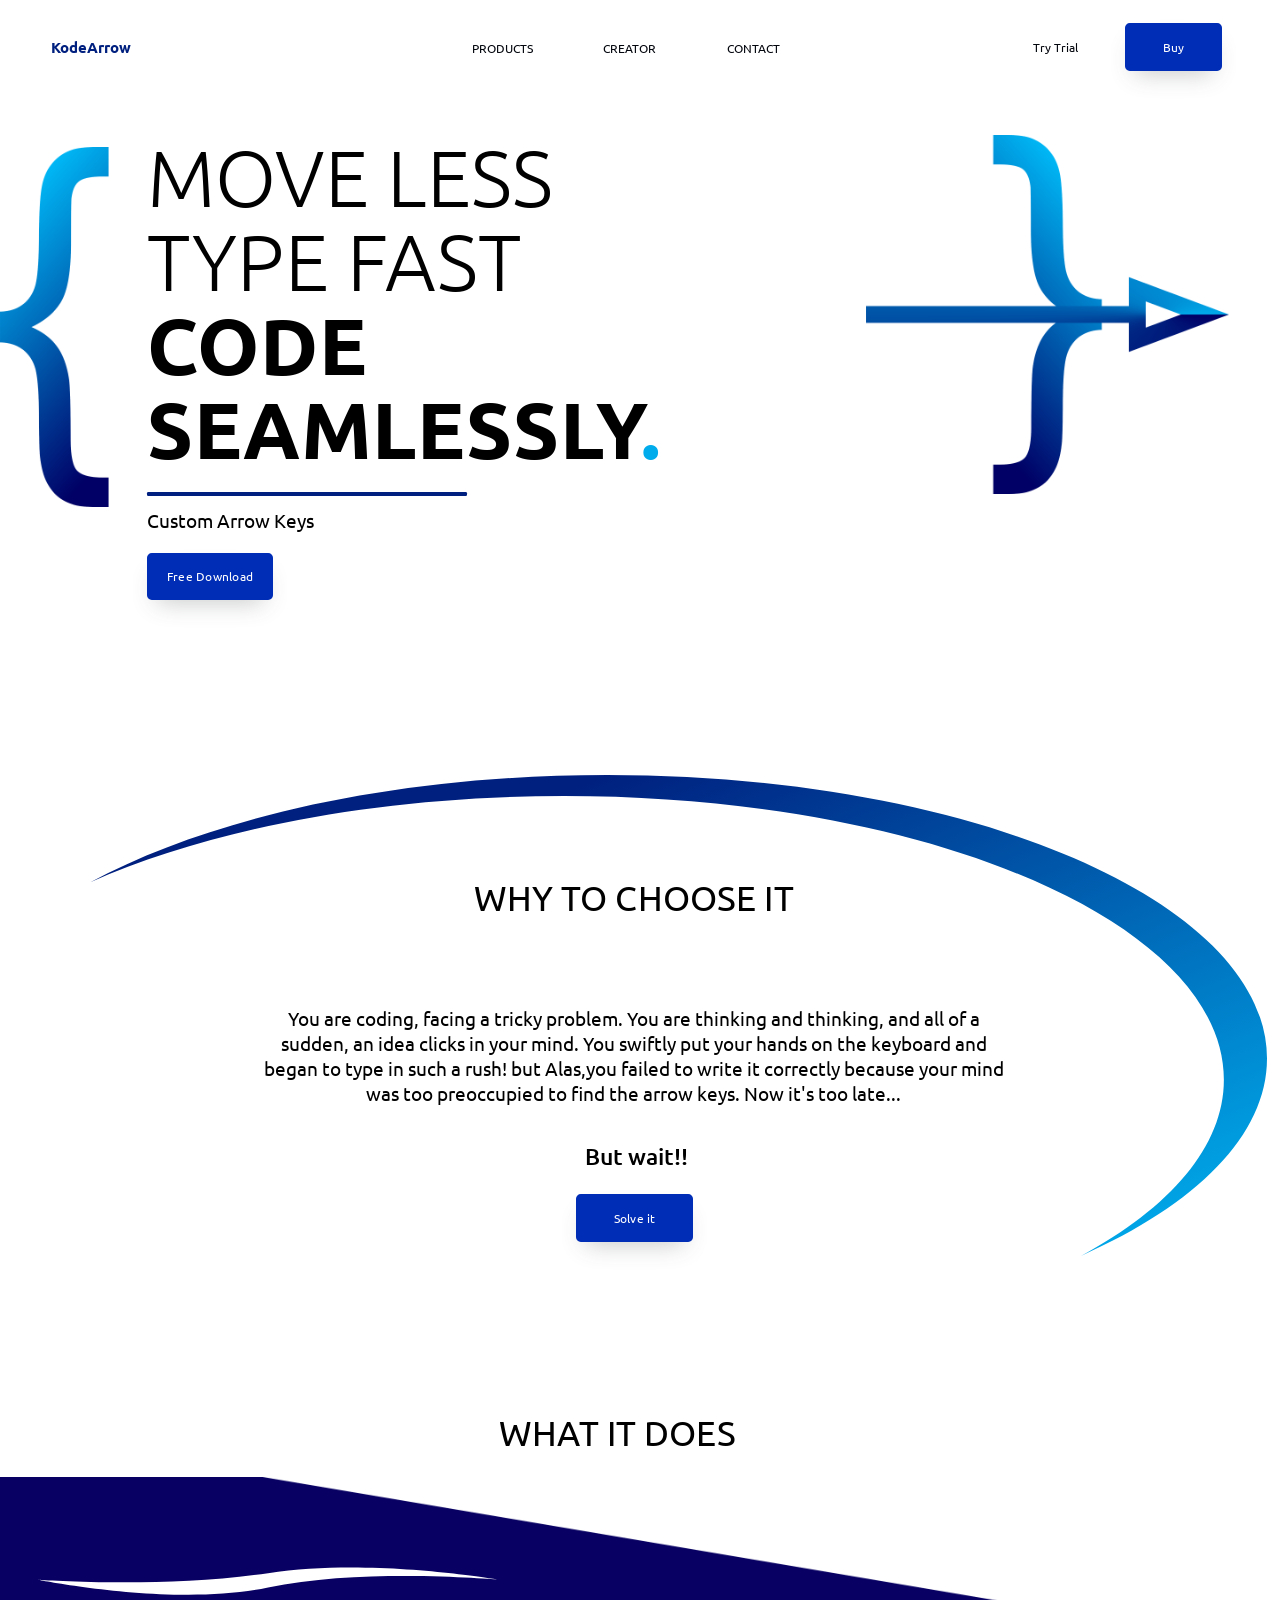
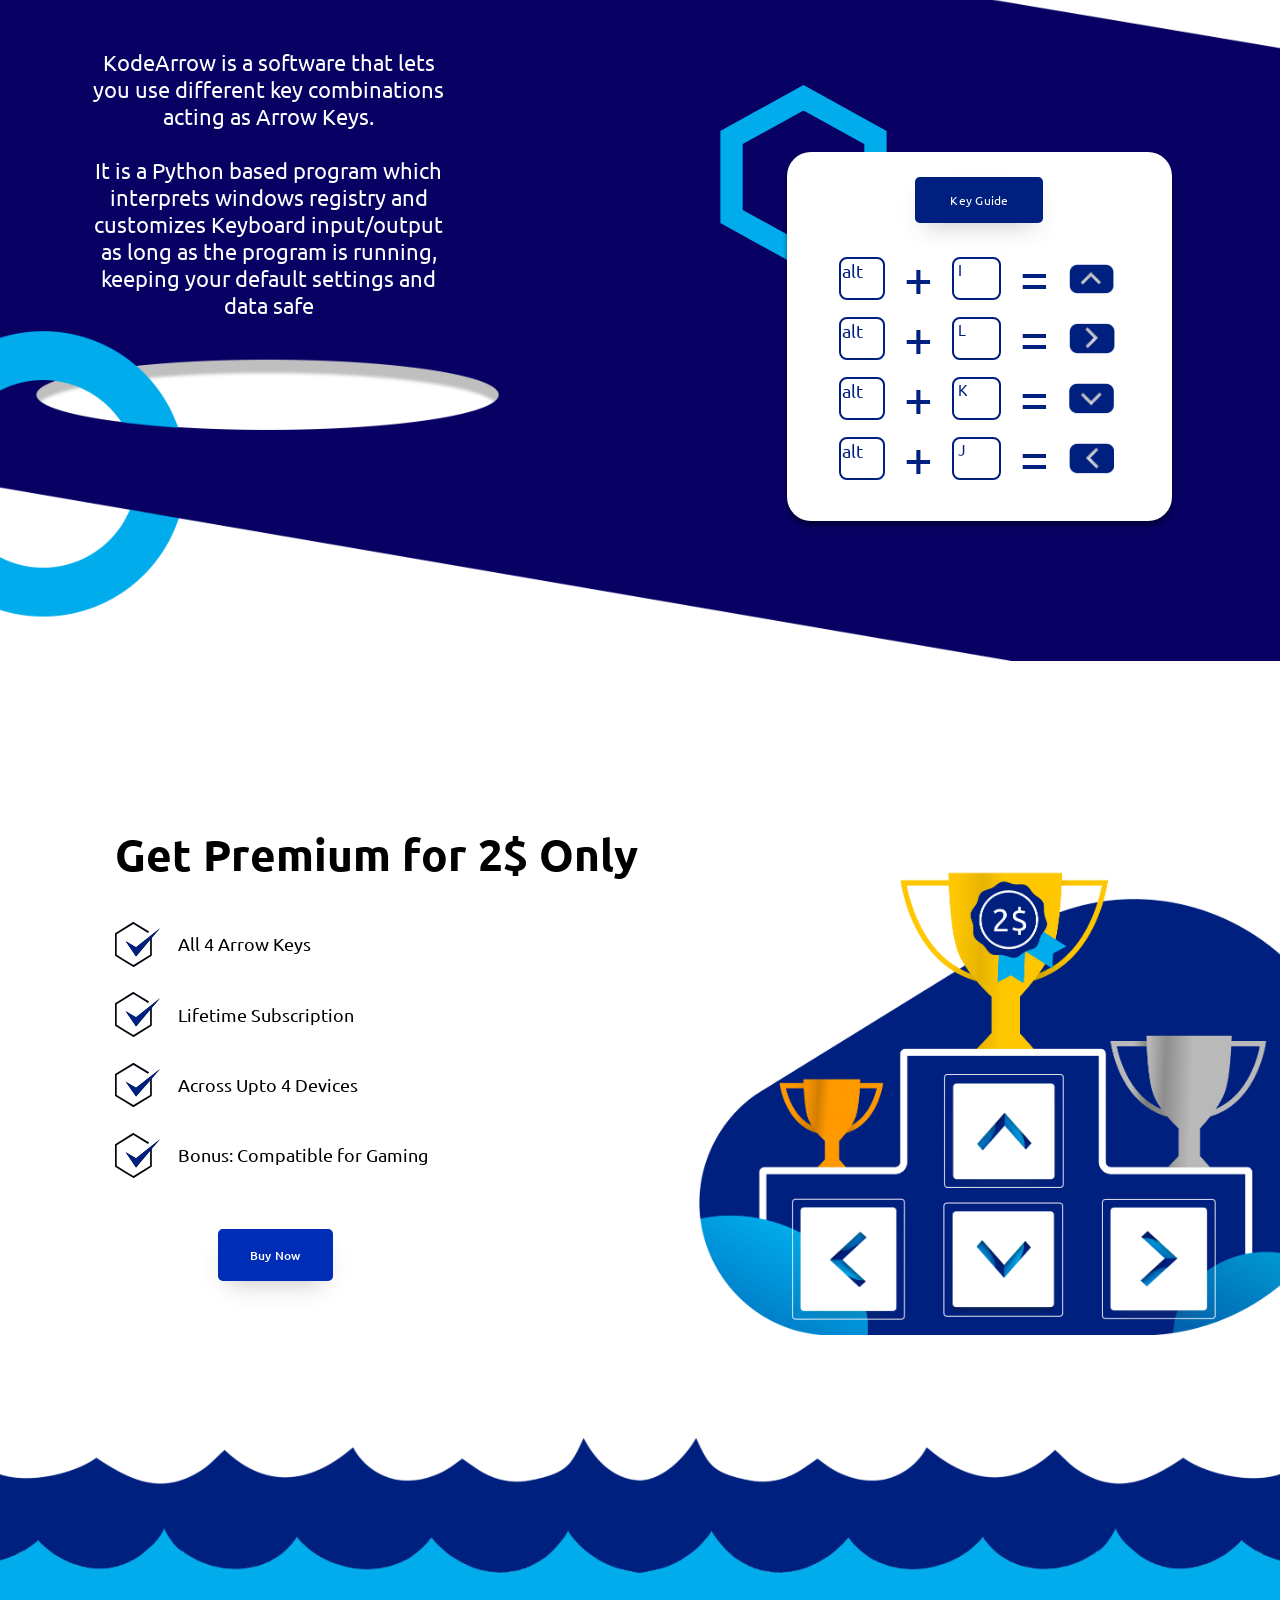
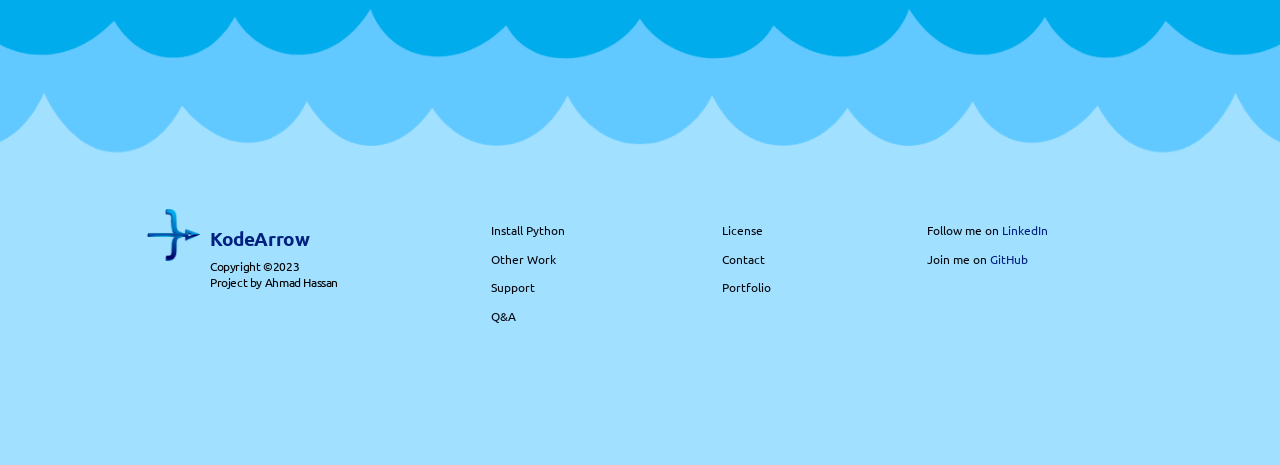
<file: index.html>
<!DOCTYPE html>
<html>
  <head>
    <meta charset="utf-8" />
    <meta name="viewport" content="initial-scale=1, width=device-width" />
    <!-- <link rel="stylesheet" href="./global.css" /> -->
    <!-- <link rel="stylesheet" href="./home-page.css" /> -->
    <link rel="stylesheet" href="./index.css" />
    <link rel="stylesheet" href="https://fonts.googleapis.com/css2?family=Ubuntu:wght@300;400;700&display=swap"/>
    <link rel="preconnect" href="https://fonts.googleapis.com">
<link rel="preconnect" href="https://fonts.gstatic.com" crossorigin>
<link href="https://fonts.googleapis.com/css2?family=Fira+Code:wght@300;400;500;600;700&family=Noto+Sans:wght@100;200;300;400;500;600;700;800;900&family=Ubuntu:ital,wght@0,300;0,400;0,500;0,700;1,300;1,400;1,500;1,700&display=swap" rel="stylesheet">
  </head>
  
  <body>
    
    <!-- <div class="productsmenu"> -->
    <!-- <img class="arrowdown-icon" alt="" src="./public/arrowdown.svg" /> -->
    <!-- </div> -->
    
    <div class="header">
      
        <h1 class="codearrowTitle1">KodeArrow</h1>
        
        <div class="middleTitleBar1">     
          <button class="productsButton1" onclick="window.location.href='https://bted.000webhostapp.com/work.html'">PRODUCTS</button>      
          <button class="creatorButton1" onclick="window.location.href='https://bted.000webhostapp.com/'">CREATOR</button>
          <button class="contactButton1"onclick="window.location.href='https://bted.000webhostapp.com/contactMe.html'">CONTACT</button>
        </div>
        
        <div class="rightTitleBar1">
          <button class="trialButton1" onclick="window.location.href='downloadPage.html'">Try Trial</button>
          <button class="buyButton1" onclick="window.location.href='payment.html'">Buy</button>
        </div>
      
    </div>
      
      <div class="section1">
        
        <img class="bracket1" alt="" src="./public/bracket1.png" />
        
        <div class="taglineBox">

        <h1 class="moveLessTypeFast"> Move less<br>type fast</h1>
        <h1 class="codeSeamlessly" > Code<br>Seamlessly<font color="#00ACEC">.</font> </h1>

        <div class="line1"></div>
        
        <h2 class="tagline11">Custom Arrow Keys</h2>
        <button class="button11" onclick="window.location.href='downloadPage.html'">Free Download</button>
       </div>
        <img class="codearrowpng1" src="./public/codearrowpng1.png"/>
      
      </div>
       
      <div class="section2">
        <img class="arc2" alt="" src="./public/arc2.svg" /> 
        <img class="arcPhone2" alt="" src="./public/arc2phone.svg" /> 
         
        <h1 class="title2">WHY to Choose it</h1>
        <p class="para2">You are coding, facing a tricky problem. You are thinking and thinking, and all of a sudden, an idea clicks in your mind. You swiftly put your hands on the keyboard and began to type in such a rush! but Alas,you failed to write it correctly because your mind was too preoccupied to find the arrow keys. Now it's too late...</p>
        <h3 class="para21"> But wait!!</h3>
        <button class="button2" onclick="window.location.href='payment.html'">Solve it</button>
      </div>
      
      <div class="section3">
        
        <h1 class="title3">what it does</h1>
        
       <div class="left3">
        <img class="curve3-icon" alt="" src="./public/curve3.svg" />
        
        <p class="para3">KodeArrow is a software that lets you use different key combinations acting as Arrow Keys. <br> <br> It is a Python based program which interprets windows registry and customizes Keyboard input/output as long as the program is running, keeping your default settings and data safe</p>
      </div>
      
      <img class="blueBack" alt="" src="./public/blueBack.png" />
        <div class="keyguideleft">
          <img class="hexagon3-icon" alt="" src="./public/hexagon3.svg" />
          <img class="hexagonPhone3-icon" alt="" src="./public/hexagon3phone.svg" />
          <div class="keyguidebox">
            <button class="titlebutton32">Key Guide</button>

            <div class="guidebuttons">
              <div class="guidebar1">
                <div class="altkey3"> <p class="alt31">alt</p> </div>
                <p class="div">+</p>
                <div class="altkey3"> <p class="i3">I</p> </div>
                <!-- <img class="ikey31" alt="" src="./public/ikey3.svg" /> -->
                <p class="div">=</p>
                <img class="upArrow" alt="" src="./public/upArrow.png" />
              </div>

              <div class="guidebar2">
                <div class="altkey3"> <p class="alt32">alt</p> </div>
                <p class="div">+</p>
                <div class="altkey3"> <p class="l3">L</p> </div>
                <!-- <img class="lkey32" alt="" src="./public/lkey3.svg" /> -->
                <p class="div">=</p>
                <img class="leftArrow" alt="" src="./public/rightArrow.png" />
              </div>

              <div class="guidebar3">  
                <div class="altkey3"> <p class="alt33">alt</p> </div>
                <p class="div">+</p>
                <div class="altkey3"> <p class="k3">K</p> </div>
                <!-- <img class="ikey33" alt="" src="./public/kkey3.svg" /> -->
                <p class="div">=</p>
                <img class="downArrow" alt="" src="./public/downArrow.png" />
              </div>

              <div class="guidebar4">
                <div class="altkey3"> <p class="alt33">alt</p> </div>
                <p class="div">+</p>
                <div class="altkey3"> <p class="j3">J</p> </div>
                <!-- <img class="ikey34" alt="" src="./public/lkey.svg" /> -->
                <p class="div">=</p>
                <img class="leftArrow" alt="" src="./public/leftArrow.png"/>
              </div>
            </div>
          </div>
        </div>
      
       
      </div>

      <div class="section4">
     
        <div class="textbox4">
          <h1 class="title4">Get Premium for 2$ Only</h1>

          <div class="feature41">
            <img class="tick4" alt="" src="./public/tick.svg" />
            <h4 class="point41">All 4 Arrow Keys</h4>
          </div>

          <div class="feature42">
            <img class="tick4" alt="" src="./public/tick.svg" />
            <h4 class="point42">Lifetime Subscription</h4>
          </div>

          <div class="feature43">
            <img class="tick4" alt="" src="./public/tick.svg" />
            <h4 class="point43">Across Upto 4 Devices</h4>
          </div>

          <div class="feature44">
            <img class="tick4" alt="" src="./public/tick.svg" />
            <h4 class="point44">Bonus: Compatible for Gaming</h4>
          </div>
          
          <button class="button4" onclick="window.location.href='payment.html'">Buy Now</button>
        </div>
        <div class="trophyBox4">
        <img class="trophy4" alt="" src="./public/trophy.png" />
      </div>
        <div class="newkeys">
          <img class="upKey4" alt="" src="./public/upKey.png" />
          <img class="leftKey4" alt="" src="./public/leftKey.png" />
          <img class="downKey4" alt="" src="./public/downKey.png" />
          <img class="rightKey4" alt="" src="./public/rightKey.png" />
        </div>
      
      </div>
      
      <div class="footer1">
      
      <img class="wave" alt="" src="./public/wave.png" />
          
      <div class="footerBox">
        
        <div class="footerInfo">

        <img class="codearrow3d" alt="" src="./public/codearrow3dpng.png" />

        <div class="info">
            <h4 class="codearrow">KodeArrow</h4>  
            <p class="copyrightInfo"> Copyright <span class="c">©</span>2023 <br> Project by Ahmad Hassan</p>
          </div>
            <div class="buttonLeftFooter">
              <a class="ftbt">Install Python</a>
              <a class="ftbt" href="https://bted.000webhostapp.com/work.html">Other Work</a>
              <a class="ftbt" href="https://bted.000webhostapp.com/contactMe.html">Support</a>
              <a class="ftbt"href="https://bted.000webhostapp.com/contactMe.html">Q&A</a>
            </div>
            
            <div class="buttonMidFooter">
              <a class="ftbt" href="https://bted.000webhostapp.com/terms.html">License</a>
              <a class="ftbt" href="https://bted.000webhostapp.com/contactMe.html">Contact</a>
              <a class="ftbt" href="https://bted.000webhostapp.com/work.html">Portfolio</a>
            </div>
            
            <div class="buttonRightFooter">
              <p class="followMe">Follow me on <a class="linkedin" onclick="window.open('https://www.linkedin.com/in/ahmad-hassan-52ab4225b/')"><font color="#00207F"> LinkedIn </font> </a> </p>
              <p class="joinMe"> Join me on <a class="linkedin" onclick="window.open('https://github.com/byted-technologies')"> <font color="#00207F"> GitHub </font></a>  </p>
            </div>
      </div>
    </div>
  </div>
  </body>
</html>
</file>
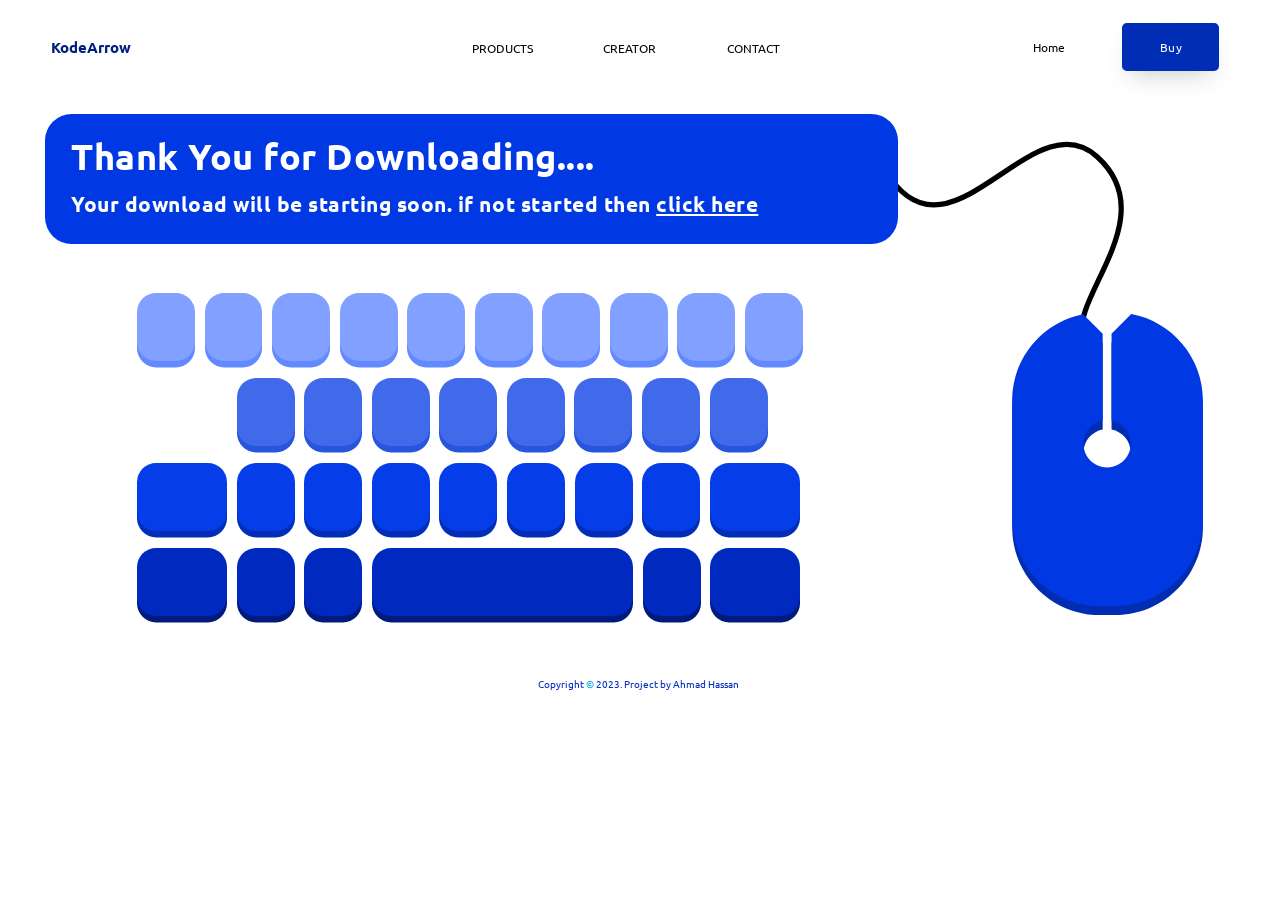
<file: downloadPage.html>
<!DOCTYPE html>
<html lang="en">
<head>
    <meta charset="UTF-8">
    <meta name="viewport" content="width=device-width, initial-scale=1.0">
    <meta http-equiv="X-UA-Compatible" content="IE=edge">
    <title></title>
    <meta name="description" content="">
    <link rel="stylesheet" href="https://fonts.googleapis.com/css2?family=Ubuntu:wght@300;400;700&display=swap"/>
    <link rel="preconnect" href="https://fonts.googleapis.com">
    <link rel="preconnect" href="https://fonts.gstatic.com" crossorigin>
    <link href="https://fonts.googleapis.com/css2?family=Fira+Code:wght@300;400;500;600;700&family=Noto+Sans:wght@100;200;300;400;500;600;700;800;900&family=Ubuntu:ital,wght@0,300;0,400;0,500;0,700;1,300;1,400;1,500;1,700&display=swap" rel="stylesheet">
 
    
    <link rel="stylesheet" href="downloadPageStyle.css">


    <script>
        // Function to initiate the file download
        function initiateDownload() {
            // Create an anchor element
            var anchor = document.createElement("a");
            
            // Set the href attribute to the file's URL
            anchor.href = "your_file_url_here"; // Replace with the actual file URL

            // Set the download attribute to specify the desired filename for the downloaded file
            anchor.download = "filename.extension"; // Replace with the desired filename and extension

            // Programmatically click the anchor element to initiate the download
            anchor.click();
        }

        // Execute the initiateDownload function after 3 seconds when the page loads
        window.onload = function () {
            setTimeout(initiateDownload, 3000); // 3000 milliseconds = 3 seconds
        };

        // Attach initiateDownload function to the anchor's click event
        document.addEventListener("DOMContentLoaded", function () {
            var downloadAnchor = document.getElementById("download-anchor");
            downloadAnchor.addEventListener("click", function(event) {
                event.preventDefault(); // Prevent the default behavior of the anchor
                initiateDownload();
            });
        });
    </script>

</head> 

<body>
    
    
    <div class="header">
      
        <h1 class="codearrowTitle1">KodeArrow</h1>
        
        <div class="middleTitleBar1">     
            <button class="productsButton1" onclick="window.location.href='https://bted.000webhostapp.com/work.html'">PRODUCTS</button>      
            <button class="creatorButton1" onclick="window.location.href='https://bted.000webhostapp.com/'">CREATOR</button>
            <button class="contactButton1"onclick="window.location.href='https://bted.000webhostapp.com/contactMe.html'">CONTACT</button>
          </div>
        
        <div class="rightTitleBar1">
          <button class="homeButton1"onclick="window.location.href='home-page.html'">Home</button>
          <button class="buyButton1" onclick="window.location.href='payment.html'">Buy</button>
        </div>
       
    </div>
      
    <div class="rectangle">
        <h1 class="title1">Thank You for Downloading....</h1>
        <h1 class="title1Phone">Thank You<br>for<br>Downloading<br>....</h1>
        <p class="downloading">Your download will be starting soon. if not started then <a href="#" id="download-anchor" class="clickHere" > click here</a></p>
    </div>
    
    <div class="keyboard">
    
        <div class="row1">        
            <div class="kr1 k11"></div>
            <div class="kr1 k12"></div>
            <div class="kr1 k13"></div>
            <div class="kr1 k14"></div>
            <div class="kr1 k15"></div>
            <div class="kr1 k16"></div>
            <div class="kr1 k17"></div>
            <div class="kr1 k18"></div>
            <div class="kr1 k19"></div>
            <div class="kr1 k110"></div>
        </div>
        
        <div class="row2">        
            <div class="kr2 k21"></div>
            <div class="kr2 k22"></div>
            <div class="kr2 k23"></div>
            <div class="kr2 k24"></div>
            <div class="kr2 k25"></div>
            <div class="kr2 k26"></div>
            <div class="kr2 k27"></div>
            <div class="kr2 k28"></div>
        </div>
        
        <div class="row3">        
            <div class="kr3 k31"></div>
            <div class="kr3 k32"></div>
            <div class="kr3 k34"></div>
            <div class="kr3 k33"></div>
            <div class="kr3 k36"></div>
            <div class="kr3 k35"></div>
            <div class="kr3 k37"></div>
            <div class="kr3 k38"></div>
            <div class="kr3 k39"></div>
        </div>
        
        <div class="row4">        
            <div class="kr4 k41"></div>
            <div class="kr4 k42"></div>
            <div class="kr4 k43"></div>
            <div class="kr4 k44"></div>
            <div class="kr4 k45"></div>
            <div class="kr4 k46"></div>
        </div>
        
    </div>
    
    <svg xmlns="http://www.w3.org/2000/svg" class="wirePhone" viewBox="0 0 177 292" fill="none">
        <path d="M4.5 0.5C-5 251.5 102.43 127.913 158 178C206 230.5 125.898 259.559 136.5 291" stroke="black" stroke-width="6"/>
    </svg>
    
    <svg xmlns="http://www.w3.org/2000/svg" class="wirePc" viewBox="0 0 279 224" fill="none">
        <path d="M3.49995 31.5C77.2224 158.416 172 -50.4999 248 18C323.999 86.4999 217.5 180 232 223" stroke="black" stroke-width="6"/>
      </svg>
    
    <svg xmlns="http://www.w3.org/2000/svg" class="mouse" viewBox="0 0 215 330" fill="none">
        <path fill-rule="evenodd" clip-rule="evenodd" d="M79.9614 0.159872C34.3942 9.03615 0 49.167 0 97.3309V230.331C0 285.007 44.3238 329.331 99 329.331H116C170.676 329.331 215 285.007 215 230.331V97.3309C215 48.8714 180.182 8.54393 134.198 0L112 22.1985L112 120.132C124.338 122.473 133.667 133.312 133.667 146.331C133.667 161.059 121.728 172.998 107 172.998C92.2724 172.998 80.3333 161.059 80.3333 146.331C80.3333 133.312 89.6624 122.473 102 120.132L102 22.1985L79.9614 0.159872Z" fill="#0039E3"/>
    </svg>
    
    <svg xmlns="http://www.w3.org/2000/svg" class="mousePhone" width="158" height="246" viewBox="0 0 158 246" fill="none">
        <path fill-rule="evenodd" clip-rule="evenodd" d="M53.4729 7.0821C22.3856 17.5645 0 46.9591 0 81.5822V166.4C0 209.812 35.1918 245.003 78.6031 245.003C122.014 245.003 157.206 209.812 157.206 166.4V81.5822C157.206 46.7558 134.557 17.2195 103.185 6.89941L83.2375 26.8467V84.9968C95.5751 87.3372 104.904 98.1769 104.904 111.195C104.904 125.923 92.965 137.862 78.2375 137.862C63.5099 137.862 51.5708 125.923 51.5708 111.195C51.5708 98.1769 60.8998 87.3372 73.2375 84.9968V26.8467L53.4729 7.0821Z" fill="#002DB1"/>
        <path fill-rule="evenodd" clip-rule="evenodd" d="M53.4729 0.50135C22.3856 10.9837 0 40.3783 0 75.0014V159.82C0 203.231 35.1918 238.423 78.6031 238.423C122.014 238.423 157.206 203.231 157.206 159.82V75.0015C157.206 40.1751 134.557 10.6387 103.185 0.318665L83.2375 20.266V78.4161C95.5751 80.7564 104.904 91.5961 104.904 104.615C104.904 119.342 92.965 131.281 78.2375 131.281C63.5099 131.281 51.5708 119.342 51.5708 104.615C51.5708 91.5961 60.8998 80.7564 73.2375 78.4161V20.266L53.4729 0.50135Z" fill="#0039E3"/>
      </svg>
    
      
    <p class="footer"> Copyright <font color="#00ACEC">©</font> 2023. Project by Ahmad Hassan </p>


</body>
</html>
</file>
<file: index.css>
body{
    font-family: Ubuntu;
    margin: 0;
}

img{
    width: 0;
}

h1,p,h2,h3,b{
    font-family: Ubuntu;
}

.header{
    padding-top: 1.8vw;
    display: flex;
    align-items: center;
}

.button11,.button2,.button4,.buyButton1{
    transition: 400ms;
    background-color: #002db6;
    color: white;
    font-family: Ubuntu;
    border-radius: 0.3rem;
    -webkit-border-radius: 0.3rem;
    -moz-border-radius: 0.3rem;
    -ms-border-radius: 0.3rem;
    -o-border-radius: 0.3rem;
    font-size: 0.95vw;
    /*border: none;
    */border-color: #002db6;
    border-style: solid;
    border-width: 0.24vw;
    letter-spacing: 0.02vw;
    /*padding:1.12vw 2.7vw 1.12vw 2.7vw ;
    */padding:1vw 2.7vw 1vw 2.7vw ;
    font-weight: 400;
    box-shadow: 0px 12px 25px -10px rgb(66, 69, 74, 0.3);
    -webkit-box-shadow: 0px 12px 25px -10px rgb(66, 69, 74, 0.3);
    -moz-box-shadow: 0px 12px 25px -10px rgb(66, 69, 74, 0.3);
    -webkit-transition: 400ms;
    -moz-transition: 400ms;
    -ms-transition: 400ms;
    -o-transition: 400ms;
}

.button11{
    /* border-width: 0rem; */
}

.button11:hover,.button2:hover,.button4:hover,.buyButton1:hover,.buyButton1:hover{
     color: #002db6;
     background-color: white;
     border-style: groove;
     /*transition: color 400ms, background-color 400ms;
     background: linear-gradient(270deg, #ffffff 0%, #ffffff 100%);
     -webkit-transition:;
     -moz-transition:;
     -ms-transition:;
     -o-transition:;
     */transition: 400ms;
     border-width: 0.24vw;
}


.titlebutton32:hover{
    color: #002db6;
    background-color: white;
    border-style: solid;
    border: 0vw;
    font-weight: 900;
    box-shadow: none;
    transition: 400ms;
    -webkit-transition: 400ms;
    -moz-transition: 400ms;
    -ms-transition: 400ms;
    -o-transition: 400ms;
    -moz-transition: 400ms;
}


.codearrowTitle1{
    color: #00207F;
    font-size: 1.2vw;
    font-weight: 900;
    font-family: Ubuntu;
    margin-left: 4vw;
    display: inline-block;
}

.middleTitleBar1{
    display: inline-block;
    width: 35vw;
    margin-left: 24vw;
}

.productsButton1,.creatorButton1,.contactButton1,.trialButton1{
    background: none;
    border-color: transparent;
    display: inline-block;
    color: #04060E;
    text-align: center;
    font-size: 0.95vw;
    font-style: normal;
    padding: 0% 7% 0% 7%;
    font-weight: 400;
    font-family: Ubuntu;
    line-height: normal;
}

.productsButton1:hover,.creatorButton1:hover,.contactButton1:hover,.trialButton1:hover{
    color: #00207F;
}


.rightTitleBar1{
    display: inline-block;
    width: 18vw;
    margin-left: 10vw;
}

.trialButton1{
    margin-right: 2vw;
}

.buyButton1{
    display: inline-block;
}

.section1{
    height:40vw;
    margin-top:5vw;
    align-items: flex-start;
    vertical-align: top;
}

.bracket1{
    width: 8.5vw;
    margin-left: 0;
    padding-left: 0;
    /* display: inline-flex; */
    float: left;
    margin-top: 1vw;
}

.taglineBox{
    display: inline-block;
    width: 50vw;
    margin-left: 3vw;
}

.moveLessTypeFast{
    font-weight: lighter;
    font-size: 6.2vw;
    margin:0px;
    text-transform:uppercase;
    display: inline-block;
    width: 45vw;
    letter-spacing: 0.01vw;
    line-height: 6.6vw;
    align-items: center;
}

.codeSeamlessly{
    font-weight: 900;
    font-size: 6.2vw;
    margin: 0px;
    display: inline-block;
    text-transform:uppercase;
    letter-spacing: 0.01em;
    line-height: 6.6vw;
}

.codearrowpng1{
    margin-top: 0;
    width: 28.334vw;
    float:right;
    margin-right: 4vw;
}

.line1{
    width: 25vw;
    height: 0.3vw;
    margin-top: 1.5vw;
    border-radius: 0.1vw;
    background-color:#00207F;
    -webkit-border-radius: 0.1vw;
    -moz-border-radius: 0.1vw;
    -ms-border-radius: 0.1vw;
    -o-border-radius: 0.1vw;
}

.tagline11{
    font-weight: 400;
    font-size: 1.5vw;
    margin-top: 1vw;
    margin-bottom: 1.5vw;
}

.button11{
    padding-left: 1.3vw;
    padding-right: 1.3vw;
}

.section2{
    height: 40vw;
    margin-top: 10vw;
}

.arc2{
    position: absolute;
    width: 92vw;
    right: 1vw;
    z-index: -99999;
}

.arcPhone2{
    display:none;
}

.title2{
    padding-top: 8vw;
    margin-left: 37vw;
    font-size: 2.7vw;
    font-weight: 400;
    letter-spacing: 0.01vw;
    /* line-height: 5.94rem; */
    text-transform: uppercase;
}

.para2{
    margin-left: 20vw;
    width: 59vw;
    padding-top: 5vw;
    font-size: 1.45vw;
    text-align: center;
}

.para21{
    margin-left: 20.2vw;
    width: 59vw;
    padding-top: 1vw;
    font-size: 1.8vw;
    font-weight: 500;
    text-align: center;
}

.button2{
    margin-left: 45vw;
}

.section3{
    height: 85vw;
}

.title3{
    padding-top: 8vw;
    margin-left: 39vw;
    font-size: 2.7vw;
    font-weight: 400;
    letter-spacing: 0.01vw;
    /* line-height: 5.94rem; */
    text-transform: uppercase;
}
    
.blueBack{
    width: 100%;
    position: absolute;
    z-index: -1111;
    left: 0;
}

.left3 {
    position: absolute;
    width: 42vw;
}

.curve3-icon{
    margin-top: 7vw;
    margin-left: 3vw;
    width: 36vw;
    display: inline-block;
}

.para3{
    font-size: 1.7vw;
    text-align: center;
    color: white;
    width: 28vw;
    margin-top: 4vw;
    margin-left: 7vw;
    display: inline-block;
}

.keyguideleft {
    float: right;
    margin-top: 16.2vw;
    margin-right: 8.1vw;
    width: 35.63vw;
    height: 34.09vw;
    font-size: 0.95vw;
    color:#00207F;
}

.hexagon3-icon{
    z-index: -12;
    position: absolute;
    width: 13vw;
}

.hexagonPhone3-icon{
    display: none;
}

.keyguidebox {
    font-size: 0.95vw;
    color:#00207F;
    margin-top: 5.25vw;
    margin-left: 5.25vw;
    border-radius: 1.5rem;
    background-color: white;
    box-shadow: 0 4px 4px rgba(0, 0, 0, 0.25), 0 4px 4px rgba(0, 0, 0, 0.25);
    width: 30.06vw;
    height: 28.84vw;
    -webkit-border-radius: 1.5rem;
    -moz-border-radius: 1.5rem;
    -ms-border-radius: 1.5rem;
    -o-border-radius: 1.5rem;
}

.titlebutton32{
    background-color: #00207F;
    color: white;
    margin-top: 2vw;
    font-family: Ubuntu;
    border-radius: 0.3rem;
    -webkit-border-radius: 0.3rem;
    -moz-border-radius: 0.3rem;
    -ms-border-radius: 0.3rem;
    -o-border-radius: 0.3rem;
    font-size: 0.95vw;
    border: none;
    border-top: 12vw;
    margin-bottom: 0vw;
    letter-spacing: 0.02vw;
    padding:1.15vw 0vw 1.15vw 0vw ;
    font-weight: 400;
    width: 10vw;
    text-align: center;
    margin-left: 10vw;
    transition: 250ms;
    box-shadow: 0px 12px 25px -10px rgb(66, 69, 74, 0.3);
    -webkit-box-shadow: 0px 12px 25px -10px rgb(66, 69, 74, 0.3);
    -moz-box-shadow: 0px 12px 25px -10px rgb(66, 69, 74, 0.3);
    -webkit-transition: 250ms;
    -moz-transition: 250ms;
    -ms-transition: 250ms;
    -o-transition: 250ms;
}

.guidebuttons{
    margin-left: 4vw;
    margin-top: 2vw;
    display: flex;
    width: 12vw;
    flex-wrap: wrap;
    font-size: 4vw;
}

.guidebar1,.guidebar2,.guidebar3,.guidebar4{
    display: flex;
    width: 12vw;
    align-items: center;
    gap: 1.5vw;
}

.upArrow,.leftArrow,.rightArrow,.downArrow{
    position: relative;
    width: 3.612vw;
    height: 2.412vw;
    object-fit: cover;
}

.altkey3{
    background-color: transparent;
    border: 0.2vw solid #00207F;
    box-sizing: border-box;
    text-align: left;
    font-size: 2vw;
    border-radius: 0.61vw;
    width: 46.71vw;
    /* height: 3.41vw; */
    -webkit-border-radius: 0.61vw;
    -moz-border-radius: 0.61vw;
    -ms-border-radius: 0.61vw;
    -o-border-radius: 0.61vw;
}

.alt31,.alt32,.alt33,.alt34,.i3,.l3,.k3,.j3{
    margin: 0px;
    font-size: 1.4vw;
    width: 3.2vw;
    height: 3vw;
    padding-top: 0.1vw;
    /* padding-right: 1.4vw; */
    padding-left: 0.1vw;
}

.i3,.l3,.k3,.j3{
    font-size: 1.2vw;
    padding-left: 0.3vw;
}

.div{
    margin: 0vw;
}

.section4{
    height: 50vw;
}

.textbox4{
    margin-left:9vw;
    /* display:flex; */
    flex-wrap: wrap;
    flex-direction: column;
    display: inline-block;
}

.title4{
    position: relative;
    font-size: 3.45vw;
    margin-bottom: 3vw;
}

.feature41,.feature42,.feature43,.feature44{
    display: flex;
    align-items: center;
    margin-top: 0vw;
    margin-bottom: 2vw;
    flex-wrap: wrap;
    font-size: 1.4vw;
}

.point41,.point42,.point43,.point44{
    font-weight: 400;
    margin:0;
    margin-left: 1.4vw;
}

.button4{
    margin-top: 2vw;   
    margin-left: 8vw;
    width: 9vw;
    /* font-size: 0.9vw; */
    font-weight: 500;
    /* background-color: #00207F; */
    color: white;
    font-family: Ubuntu;
    font-size: 0.95vw;
    padding:1.15vw 2vw 1.15vw 2vw ;
}

.tick4{
    width: 3.5vw;
    height: 3.5vw;
}

.trophyBox4{
    overflow: hidden;
    width: 46vw;
    /* background-color: #00207F; */
    height: 45vw;
    display: inline-block;
    right: 0;
    position: absolute;
}

.trophy4{
    position: absolute;
    left: 0;
    top: 5vw;
    width: 53vw;
    z-index: -9999;
}

.newkeys {
    display: inline-flex;
    position: absolute;
    right: 3.6vw;
    margin-top: 21.5vw;
    width: 36vw;
    align-items: center;
    /* display: flex; */
    flex-wrap: wrap;
    justify-content: space-around;
    align-content: center;
    z-index: 7774;
}


.downKey4,.upKey4{
    width:9.5vw;
    height: 9vw;
    /* width: 10vw; */
    /* position: absolute; */
    transition: 350ms;
    -webkit-transition: 350ms;
    -moz-transition: 350ms;
    -ms-transition: 350ms;
    -o-transition: 350ms;
}

.leftKey4,.rightKey4{
    height: 9.5vw;
    width: 9vw;
    transition: 350ms;
    -webkit-transition: 350ms;
    -moz-transition: 350ms;
    -ms-transition: 350ms;
    -o-transition: 350ms;
}

.upKey4{
    display: block;
    margin-left: 13vw;
    margin-right: 13vw;
    margin-bottom: 0.8vw;
    align-items: center;
    align-self: center;
    align-content: center;

}

.upKey4:hover,.leftKey4:hover,.downKey4:hover,.rightKey4:hover{
    transform: scale(1.1);
    -webkit-transform: scale(1.1);
    -moz-transform: scale(1.1);
    -ms-transform: scale(1.1);
    -o-transform: scale(1.1);
    transition: 350ms;
    -webkit-transition: 350ms;
    -moz-transition: 350ms;
    -ms-transition: 350ms;
    -o-transition: 350ms;
}

.wave{
    width: 100%;
    position: absolute;
    z-index: 99999;
}

.footerBox{
    margin-top: 12vw;
    z-index: -999;
    width: 100%;
    height: 37vw;
    position: absolute;
    background-color: #A2E0FF;
}

.footerInfo{
    margin-top: 17vw;
    display: inline-flex;
    flex-wrap: nowrap;
    align-content: flex-start;
    justify-content: center;
    align-items: flex-start;
    margin-left: 11.5vw;
}

.codearrow3d{
    width: 4.1vw;
    margin-bottom: 12vw;
    margin-right:0.8vw ;
}

.codearrow{
    margin-top: 1.3vw;
    color: #00207F;
    font-size: 1.45vw;
    letter-spacing: -0.03vw;
    font-weight: 900;
    margin-bottom: 0.5vw;
}


.info{
    width: 12vw;
}

.buttonLeftFooter,.buttonMidFooter,.buttonRightFooter{
    width: 10vw;
    display: inline-block;
    margin-top: 1vw;
    font-size: 0.95vw;
    /* padding: 0% 7% 0% 7%;  */
}

.buttonLeftFooter{
    margin-left: 10vw;
}

.buttonMidFooter,.buttonRightFooter{
    margin-left: 8vw;
}

.buttonRightFooter{
    margin-left: 6vw;
}

.ftbt,.followMe,.joinMe{
    display: inline-block;
    color: #04060E;
    width: 10vw;
    margin-top: 0;
    margin-bottom: 1vw;
    font-size: 0.95vw;
    /* font-weight: 500; */
    font-style: normal;
    text-decoration: none;
    font-family: Ubuntu;
}

.copyrightInfo{
    font-size: 0.9vw;
    letter-spacing: -0.03vw;
    margin-top: 0;
    width: 12vw;
}

@media screen and (max-width:600px){
    
    body{
        font-family: Ubuntu;
        margin: 0;
        /* background-color: #04060E; */
    }
    
    h1,p,h2,h3,b{
        font-family: Ubuntu;
    }
    
    .header{
        padding-top: 1.8vw;
        display: flex;
        align-items: center;
    }
    
    button{
        background-color: #00207F;
        color: white;
        font-family: Ubuntu;
        border-radius: 0.3rem;
        -webkit-border-radius: 0.3rem;
        -moz-border-radius: 0.3rem;
        -ms-border-radius: 0.3rem;
        -o-border-radius: 0.3rem;
        font-size: 2.5vw;
        border: none;
        letter-spacing: 0.02vw;
        padding:3.15vw 6vw 3.15vw 6vw ;
        font-weight: 00;
        border-width:11vw;
        box-shadow: 0px 12px 25px -10px rgb(66, 69, 74, 0.3);
        -webkit-box-shadow: 0px 12px 25px -10px rgb(66, 69, 74, 0.3);
        -moz-box-shadow: 0px 12px 25px -10px rgb(66, 69, 74, 0.3);
}
    
    .codearrowTitle1{
        color: #00207F;
        font-size: 3vw;
        font-weight: 900;
        font-family: Ubuntu;
        margin-left: 4vw;
        display: inline-block;
    }
    
    .middleTitleBar1{
        display: inline-block;
        width: 65vw;
        margin-left: 20vw;
    }
    
    .productsButton1,.creatorButton1,.contactButton1{
        background: none;
        border-color: transparent;
        display: inline-block;
        color: #04060E;
        text-align: center;
        font-size: 2.7vw;
        font-style: normal;
        padding: 0% 0% 0% 7%;
        font-weight: 500;
        font-family: Ubuntu;
        line-height: normal;
    }
    
    .rightTitleBar1{
        display: none;
        width: 18vw;
        margin-left: 10vw;
    }
    
    .trialButton1{
        margin-right: 2vw;
    }
    
    .buyButton1{
        display: inline-block;
    }
    
    .section1{
        height:140vw;
        margin-top:5vw;
        align-items: flex-start;
        vertical-align: top;
    }
    
    .bracket1{
        width: 8.5vw;
        margin-left: 0;
        padding-left: 0;
        display: none;
        float: left;
        margin-top: 1vw;
    }
    
    .taglineBox{
        margin-top: 14vw;
        display: block;
        width: 50vw;
        margin-left: 5vw;
    }
    
    .moveLessTypeFast{
        font-weight: lighter;
        font-size: 13vw;
        margin:0px;
        text-transform:uppercase;
        display: inline-block;
        width: 90vw;
        letter-spacing: 0.01vw;
        line-height: normal;
        align-items: center;
    }
    
    .codeSeamlessly{
        font-weight: 900;
        font-size: 13vw;
        margin: 0px;
        display: inline-block;
        text-transform:uppercase;
        letter-spacing: 0.01em;
        line-height: normal;
    }
    
    .codearrowpng1{
        margin-top: 0;
        width: 56vw; 
        /* margin-right: 4vw; */
        /* right: 13vw; */
        left: 22vw;
        display: inline-block;
        position: absolute;
        transform: rotate(90deg);
        margin-right: 8vw;
        -webkit-transform: rotate(90deg);
        -moz-transform: rotate(90deg);
        -ms-transform: rotate(90deg);
        -o-transform: rotate(90deg);
}
    
    .line1{
        width: 25vw;
        height: 0.3vw;
        margin-top: 1.5vw;
        border-radius: 0.1vw;
        background-color:#00207F;
        -webkit-border-radius: 0.1vw;
        -moz-border-radius: 0.1vw;
        -ms-border-radius: 0.1vw;
        -o-border-radius: 0.1vw;
}
    
    .tagline11{
        font-weight: 400;
        font-size: 4.5vw;
        margin-top: 1vw;
        margin-bottom: 0vw;
    }
    
    .button11{
    position: absolute;
    margin-top: 59vw;
    margin-left: 30.5vw;
    width: 29vw;
    padding: 3.7vw 3.7vw 3.7vw 3.7vw;
    
    align-items: center;
    text-align: justify;
    /*top: 14vw;
    */font-size: 2.8vw;
    display: inline-flex;
    justify-content: center;
    align-items: center;
    border-radius: 0.25rem;
    /* background: linear-gradient(270deg, #00207F 0%, #009FE2 100%); */
    background: linear-gradient(90deg, #00207F 0%, #009FE2 100%);
    box-shadow: 0px 12px 25px -10px rgba(66, 69, 74, 0.30);
    -webkit-border-radius: 0.25rem;
    -moz-border-radius: 0.25rem;
    -ms-border-radius: 0.25rem;
    -o-border-radius: 0.25rem;
    border-width: 0rem;
    transition: 400ms;
    -webkit-transition: 400ms;
    -moz-transition: 400ms;
    -ms-transition: 400ms;
    -o-transition: 400ms;
    font-weight:500;

}
.button11:hover,.button2:hover,.button4:hover,.buyButton1:hover,.buyButton1:hover{
    color: #002db6;
    background-color: white;
    border-style: groove;
    /*transition: color 400ms, background-color 400ms;
    background: linear-gradient(270deg, #ffffff 0%, #ffffff 100%);
    -webkit-transition:;
    -moz-transition:;
    -ms-transition:;
    -o-transition:;
    */transition: 400ms;
    border-width: 0.6vw;
}
    

    
    .button11:hover{
        transition: 1000ms;
        background: none;
        border: none;
        
        -webkit-transition: 1000ms;
        -moz-transition: 1000ms;
        -ms-transition: 1000ms;
        -o-transition: 1000ms;
        box-shadow: none;
        font-weight: 900;
}
    
    
    .section2{
        height: 160vw;
        margin-top: 10vw;
    }
    
    .arc2{
        display: none;
    }
    
    .arcPhone2{
        display:inline-block;
        position: absolute;
        right: 0;
        width: 74vw;
        z-index: -9999;
    }
    
    .title2{
        padding-top: 28vw;
        margin-left: 8vw;
        font-size: 5.6vw;
        font-weight: 500;
        letter-spacing: 0.01vw;
        /* line-height: 5.94rem; */
        text-transform: uppercase;
    }
    
    .para2{
        margin-left: 7vw;
        font-weight: 400;
        padding-top: 5vw;
        text-align: center;
        width: 53.03738vw;
        flex-shrink: 0;
        color: #04060E;
        font-family: Ubuntu;
        font-size: 3.50467vw;
        font-weight: 400;
        line-height: 4.81542vw; /* 4.81542rem */
        letter-spacing: 0.07009vw;
    }
    
    .para21{
        margin-left: 4.2vw;
        width: 59vw;
        padding-top: 1vw;
        font-weight: 500;
        text-align: center;
        color: #04060E;
        font-family: Ubuntu;
        font-size: 4.20561vw;
        font-weight: 400;
        letter-spacing: 0.08411vw;
    }
    
    .button2{
        margin-left: 19vw;
        font-size: 3vw;
        margin-top: 1;
        padding:  3.00467vw 8.0888vw 3.00467vw 8.0888vw;
        border-width:0.6vw;
        font-weight: 500;
    }
    
    .section3{
        height: 360vw;
        overflow: hidden;
        width: 100%;
    }
    
    .title3{
        padding-top: 8vw;
        margin-left: 33vw;
        color: #000;
        font-family: Ubuntu;
        font-size: 4.6729vw;
        font-style: normal;
        font-weight: 400;
        line-height: 22.19626vw; /* 475% */
        letter-spacing: 0.04673vw;
        text-transform: uppercase;
    }
        
    .blueBack{
        position: relative;
        z-index: -111;
        height: 142vw;
        width: auto;
        display: inline;
        /* background: url("./public/blueBack.png"), lightgray -9.491px 0px / 247.56% 100% no-repeat; */
    }
    
    .curve3-icon{
        margin-top: 12vw;
        margin-left: 6vw;
        position: absolute;
        display: block;
        width: 85vw;
        /* height: 5.38505vw; */
        flex-shrink: 0;
    }
    
    .para3{
        text-align: center;
        color: white;
        width: 28vw;
        margin-top: 23vw;
        margin-left: 17vw;
        display: inline-block;

        width: 61vw;
        flex-shrink: 0;
        color: #FFF;
        text-align: center;
        font-family: Ubuntu;
        font-size: 4vw;
        font-style: normal;
        font-weight: 400;
        line-height: normal;
        letter-spacing: 0.04206vw;
    }
    
    .keyguideleft {
        position: absolute;
        margin-top: 6.2vw;
        margin-right: 8.1vw;
        width: 100%;
        height: 100%;
        font-size: 0.95vw;
        color:#00207F;
    }
    
    .hexagon3-icon{
        z-index: -12;
        position: absolute;
        left: -19vw;
        width: 134vw;
        display: none;
    }
    
    .hexagonPhone3-icon{
        z-index: -12;
        position: absolute;
        display: block;
        /* left: -19vw; */
        width: 90vw;
        width: 100%;
    }
    

    .keyguidebox {
        font-size: 4.95vw;
        color:#00207F;
        margin-top: 29.25vw;
        margin-left: 5.25vw;
        border-radius: 1.5rem;
        background-color: transparent;
        box-shadow: none;
        width: 84%;
        height: 100%;
        -webkit-border-radius: 1.5rem;
        -moz-border-radius: 1.5rem;
        -ms-border-radius: 1.5rem;
        -o-border-radius: 1.5rem;
    }
    
    .titlebutton32{
        margin-left: 26vw;
        padding: 0;
        box-shadow: 0px 12px 25px -10px rgba(66, 69, 74, 0.30);
        width: 35vw;
        height: 10.63084vw;
        font-size: 3.5vw;
        font-weight: 400;
        letter-spacing: 0.07477vw;
        border-radius: 0.93458vw;
        -webkit-border-radius: 0.93458vw;
        -moz-border-radius: 0.93458vw;
        -ms-border-radius: 0.93458vw;
        -o-border-radius: 0.93458vw;
    }

    .guidebuttons{
        margin-left: 10vw;
        margin-top: 10vw;
        display: flex;
        width: 12vw;
        flex-wrap: wrap;
        font-size: 4vw;
        font-size: 14.953vw;
    }
    
    .guidebar1,.guidebar2,.guidebar3,.guidebar4{
        display: flex;
        width: 12vw;
        align-items: center;
        gap: 3vw;
    }
    
    .upArrow,.leftArrow,.rightArrow,.downArrow{
        position: relative;
        width: 11.25678vw;
        height: 7.51028vw;
        object-fit: cover;
    }
    
    .altkey3{
        background-color: transparent;
        border: 0.2vw solid #00207F;
        box-sizing: border-box;
        text-align: left;
        font-size: 4.6729vw;

        width: 46.71vw;
        /* height: 3.41vw; */

        border-radius: 2.80374vw;
        border: 3px solid #00207F;
        background: #FFF;
        -webkit-border-radius: 2.80374vw;
        -moz-border-radius: 2.80374vw;
        -ms-border-radius: 2.80374vw;
        -o-border-radius: 2.80374vw;
    }
    
    .alt31,.alt32,.alt33,.alt34,.i3,.l3,.k3,.j3{
        margin: 0px;
        font-size: 1.4vw;
        width: 9.88084vw;
        height: 10.74766vw;
        /* height: 10vw; */
        padding-top: 0.1vw;
        font-size: 4.6729vw;
        /*padding-right: 1.4vw;
        */padding-left: 1.1vw;
    }
    
    .i3,.l3,.k3,.j3{
        font-size: 1.2vw;
        font-size: 4vw;
        padding-left: 1.3vw;
    }
    
    .div{
        margin: 0vw;
    }
    
    .section4{
        height: 162vw;
    }
    
    .textbox4{
        margin-left:8vw;
        display:flex;
        flex-wrap: wrap;
        flex-direction: column;
        /* display: inline-block; */
        row-gap: 5vw;
    }
    
    .title4{
        position: relative;
        font-size: 6vw;
        margin-bottom: 3vw;
        }
    
    .feature41,.feature42,.feature43,.feature44{
        display: flex;
        align-items: center;
        margin-top: 0vw;
        margin-bottom: 2vw;
        flex-wrap: wrap;
        font-size: 4.4vw;
      
    }
    
    .point41,.point42,.point43,.point44{
        font-weight: 400;
        margin:0;
        margin-left: 3vw;
    }
    
    .button4{
        margin-top: 2vw;   
        margin-left: 0vw;
        width: 26vw;
        height: 10vw;
        /* font-size: 0.9vw; */
        background-color: #002db6;
        
        color: white;
        font-family: Ubuntu;
        font-size: 3vw;
        padding:1.15vw 2vw 1.15vw 2vw ;
        font-weight: 500;
        border-width:0.6vw;
    }
    
    .tick4{
        width: 10vw;
        height: 10vw;
    }
    
    .trophyBox4{
        overflow: hidden;
        width: 88vw;
        /* background-color: #00207F; */
        height: 85vw;
        display: inline-block;
        margin-top: 11vw;
        position: absolute;
    }
    
    .trophy4{
        position: absolute;
        left: 1vw;
        top: 0vw;
        width: 83vw;
        z-index: -9999;
        right: -0.4vw;
    }
    
    .newkeys {
        display: inline-flex;
        position: absolute;
        left: 23.7vw;
        margin-top: 37vw;
        width: 50vw;
        align-items: center;
        /* display: flex; */
        flex-wrap: wrap;
        justify-content: space-around;
        align-content: center;
        z-index: 7774;
        row-gap: 1vw;
        column-gap: 1vw;
    }  
    
    .downKey4,.upKey4{
        width:15vw;
        height: 14vw;
        /* position: absolute; */
    }
    
    .leftKey4,.rightKey4{
        height: 15vw;
        width: 14vw;
    }
    
    .upKey4{
        display: block;
        margin-left: 13vw;
        margin-right: 13vw;
        margin-bottom: 0.8vw;
        align-items: center;
        align-self: center;
        align-content: center;
    }
    
    .wave{
        width: 100%;
        position: absolute;
        z-index: 99999;
    }
    
    .footerBox{
        margin-top: 12vw;
        z-index: -999;
        width: 100%;
        height: 92vw;
        position: absolute;
        background-color: #A2E0FF;
    }
    
    .footerInfo{
        margin-top: 17vw;
        display: inline-flex;
        flex-wrap: wrap;
        align-content: flex-start;
        justify-content: flex-start;
        align-items: flex-start;
        margin-left: 5vw;
    }
    
    .codearrow3d{
        width: 8.5vw;
        margin-bottom: 12vw;
        margin-right:0.8vw ;
    }
    
    .codearrow{
        margin-top: 1.6vw;
        color: #00207F;
        font-size: 4.6vw;
        letter-spacing: -0.2vw;
        font-weight: 900;
        margin-bottom: 0.5vw;
    }
    
    .info{
        width: 12vw;
    }
    
    .buttonLeftFooter,.buttonMidFooter,.buttonRightFooter{
        width: 30vw;
        display: inline-block;
        margin-top: 1vw;
        font-size: 3.95vw;
        /* padding: 0% 7% 0% 7%;  */
    }
    
    .buttonLeftFooter{
        margin-left: 39vw;
        width: 25vw;
        margin-top: 2vw;
    }
    
    .buttonMidFooter,.buttonRightFooter{
        margin-left: 9vw;
        width: 40vw;
    }
    
    .buttonRightFooter{
        margin-top: 8vw;
        margin-left: 9vw;
        width: 40vw;
    }
    
    .ftbt,.followMe,.joinMe{
        display: inline-block;
        color: #04060E;
        width: 31vw;
        margin-top: 0;
        margin-bottom: 1vw;
        font-size: 2.8vw;
        font-weight: 500;
        /* font-weight: 500; */
        font-family: Ubuntu;
    }
    
    .copyrightInfo{
        font-size: 2vw;
        letter-spacing: -0.03vw;
        margin-top: 0;
        width: 30vw;
        font-weight: 500;
    }

}
</file>
<file: downloadPageStyle.css>
:root {
    /* --shadowDsitance: 0.48611vw;
    --shadowDistance2: 0.97222vw; */
    --shadowDsitance: 0.5vw;
    --shadowDistance2: 1vw;
  }

body{
    font-family: Ubuntu;
    margin: 0;
}

img{
    width: 0;
}

h1,p,h2,h3,b{
    font-family: Ubuntu;
}

.header{
    padding-top: 1.8vw;
    display: flex;
    align-items: center;
}

.button11,.button2,.button4,.buyButton1{
    transition: 300ms;
    background-color: #002db6;
    color: white;
    font-family: Ubuntu;
    border-radius: 0.3rem;
    -webkit-border-radius: 0.3rem;
    -moz-border-radius: 0.3rem;
    -ms-border-radius: 0.3rem;
    -o-border-radius: 0.3rem;
    font-size: 0.95vw;
    border: none;
    border-color: #002db6;
    border-style: solid;
    border-width: 0.24vw;
    letter-spacing: 0.02vw;
    /* padding:1.12vw 2.7vw 1.12vw 2.7vw ; */
    padding:1vw 2.7vw 1vw 2.7vw ;

    font-weight: 400;
    box-shadow: 0px 12px 25px -10px rgb(66, 69, 74, 0.3);
    -webkit-box-shadow: 0px 12px 25px -10px rgb(66, 69, 74, 0.3);
    -moz-box-shadow: 0px 12px 25px -10px rgb(66, 69, 74, 0.3);
}


.button11:hover,.button2:hover,.button4:hover,.buyButton1:hover,.buyButton1:hover{
    color: #002db6;
    background-color: white;
    border-style: groove;
    transition: 400ms;
    -webkit-transition: 400ms;
    -moz-transition: 400ms;
    -ms-transition: 400ms;
    -o-transition: 400ms;
    -moz-transition: 400ms;
}

.titlebutton32:hover{
    color: #002db6;
    background-color: white;
    border-style: solid;
    border: 0vw;
    font-weight: 900;
    box-shadow: none;
    transition: 400ms;
    -webkit-transition: 400ms;
    -moz-transition: 400ms;
    -ms-transition: 400ms;
    -o-transition: 400ms;
    -moz-transition: 400ms;
}

.codearrowTitle1{
    color: #00207F;
    font-size: 1.2vw;
    font-weight: 900;
    font-family: Ubuntu;
    margin-left: 4vw;
    display: inline-block;
}

.middleTitleBar1{
    display: inline-block;
    width: 35vw;
    margin-left: 24vw;
}

.productsButton1,.creatorButton1,.contactButton1,.homeButton1{
    background: none;
    border-color: transparent;
    display: inline-block;
    color: #04060E;
    text-align: center;
    font-size: 0.95vw;
    font-style: normal;
    padding: 0% 7% 0% 7%;
    font-weight: 400;
    font-family: Ubuntu;
    line-height: normal;
}

.productsButton1:hover,.creatorButton1:hover,.contactButton1:hover,.homeButton1:hover{
    color: #00207F;
}


.rightTitleBar1{
    display: inline-block;
    width: 18vw;
    margin-left: 10vw;
}

.homeButton1{
    margin-right: 2.8vw;
}

.buyButton1{
    display: inline-block;
}

.section1{
    height:40vw;
    margin-top:5vw;
    align-items: flex-start;
    vertical-align: top;
}



.rectangle{
    width: 66.65278vw;
    height: 10.13889vw;
    flex-shrink: 0;
    background: #0039E3;
    border-radius: 2.08333vw;
    -webkit-border-radius: 2.08333vw;
    -moz-border-radius: 2.08333vw;
    -ms-border-radius: 2.08333vw;
    -o-border-radius: 2.08333vw;
    position: absolute;
    top: 8.89vw;
    left: 3.54vw;
}

a:link {color: rgb(255, 255, 255);}  
a:visited {color: #ffffff}  
a:hover {color: hsl(194, 100%, 50%)}  
a:active {color: white}  

.title1{
    color: #FFF;
    font-family: Ubuntu;
    font-size: 2.77778vw;
    letter-spacing: 0.04vw;
    font-style: normal;
    font-weight: 700;
    line-height: normal;
    margin-left: 2.01vw;
    /* height: 3.194vw; */
    height: 2.7vw;
    margin-bottom: 0;
    margin-top: 1.6vw;
}

.title1Phone{
    display: none;
}

.downloading,.clickMe{
    color: #FFF;
    font-family: Ubuntu;
    font-size: 1.64vw;
    font-style:normal;
    font-weight: 700;
    margin-left: 2.01vw;
    letter-spacing: 0.04vw;
}


.clickMe{
    color: white;
}

.keyboard{
    width: 53.69444vw;
    height: 26.0834vw;
    flex-shrink: 0;
    /* background-color: #0039E3; */
    position: absolute;
    top: 23vw;
    top: 22.4vw;
    left: 10.7vw;
    display: flex;
    flex-wrap: wrap;
    row-gap: 0.34vw;
}

.row1,.row2,.row3,.row4{
    display: flex;
    flex-wrap: wrap;
    gap: 0.75vw;

}

.kr1,.kr2,.kr3,.kr4{
    width: 4.53vw;
    height: 5.29833vw;
    flex-shrink: 0;
    border-radius: 1.5vw;
    background: #81A0FF;
    box-shadow: 0px var(--shadowDsitance) 0px 0px #6289FF;
    -webkit-border-radius: 1.5vw;
    -moz-border-radius: 1.5vw;
    -ms-border-radius: 1.5vw;
    -o-border-radius: 1.5vw;
    margin-top: var(--shadowDsitance);
    margin-bottom: var(--shadowDsitance);
    transition: 100ms;
    -webkit-transition: 100ms;
    -moz-transition: 100ms;
    -ms-transition: 100ms;
    -o-transition: 100ms;
}


.kr2,.kr3,.kr4{
    background: #406AE9;
    box-shadow: 0px var(--shadowDsitance) 0px 0px #2755DD;
}

.kr1:hover,.kr2:hover,.kr3:hover,.kr4:hover{
    margin-top: var(--shadowDistance2);
    /*margin-top: 1vw;
    */margin-bottom: 0;
    /*margin-top: 1vw;
    */box-shadow: 0px 0 0px 0px ;
    transition: 100ms;
    -webkit-transition: 100ms;
    -moz-transition: 100ms;
    -ms-transition: 100ms;
    -o-transition: 100ms;
}

.kr3{
    background: #053EE8;
    box-shadow: 0px var(--shadowDsitance) 0px 0px #002EB8;
}

.kr4{
    background: #002ABF;
    box-shadow: 0px var(--shadowDsitance) 0px 0px #001B7B;
}




.k21{
    margin-left: 7.79vw;
}

.k31,.k39,.k41,.k46{
    width: 7.05vw;
}

.k44{
    width: 20.4vw;
}

.wirePhone{
    display: none;
}

.wirePc{
    width: 19vw;
    /* height: 14.51687vw; */
    flex-shrink: 0;
    /* transform: rotate(33.64deg);
    -webkit-transform: rotate(33.64deg);
    -moz-transform: rotate(33.64deg);
    -ms-transform: rotate(33.64deg);
    -o-transform: rotate(33.64deg); */
    position: absolute;
    top: 11vw;
    left: 68.8vw;
    z-index: -99;
}
.mouse{
    width: 14.93056vw;
    height: 22.87021vw;
    flex-shrink: 0;
    fill: #0039E3;
    position: absolute;
    left: 79.1vw;
    top: 24.5vw;
    filter: drop-shadow(0px 0.75vw 0px #002DB1);
    -webkit-filter: drop-shadow(0px 0.75vw 0px #002DB1);
}

.mousePhone{
  display: none;
}

.footer{
    position: absolute;
    bottom: 0;
    top: 52vw;
    left: 42vw;
    height: 2vw;
    color: #002ABF; 
    font-size: 0.8vw;
  }



@media screen and (max-width:600px){
    
    body{
        font-family: Ubuntu;
        margin: 0;
        /* background-color: #04060E; */
    }
    
    h1,p,h2,h3,b{
        font-family: Ubuntu;
    }
    
    .header{
        padding-top: 1.8vw;
        display: flex;
        align-items: center;
    }
    
    button{
        background-color: #00207F;
        color: white;
        font-family: Ubuntu;
        border-radius: 0.3rem;
        -webkit-border-radius: 0.3rem;
        -moz-border-radius: 0.3rem;
        -ms-border-radius: 0.3rem;
        -o-border-radius: 0.3rem;
        font-size: 2.5vw;
        border: none;
        letter-spacing: 0.02vw;
        padding:3.15vw 6vw 3.15vw 6vw ;
        font-weight: 00;
        box-shadow: 0px 12px 25px -10px rgb(66, 69, 74, 0.3);
        -webkit-box-shadow: 0px 12px 25px -10px rgb(66, 69, 74, 0.3);
        -moz-box-shadow: 0px 12px 25px -10px rgb(66, 69, 74, 0.3);
}
    
    .codearrowTitle1{
        color: #00207F;
        font-size: 3vw;
        font-weight: 900;
        font-family: Ubuntu;
        margin-left: 4vw;
        display: inline-block;
    }
    
    .middleTitleBar1{
        display: inline-block;
        width: 65vw;
        margin-left: 20vw;
    }
    
    .productsButton1,.creatorButton1,.contactButton1{
        background: none;
        border-color: transparent;
        display: inline-block;
        color: #04060E;
        text-align: center;
        font-size: 2.7vw;
        font-style: normal;
        padding: 0% 0% 0% 7%;
        font-weight: 500;
        font-family: Ubuntu;
        line-height: normal;
    }
    
    .rightTitleBar1{
        display: none;
        width: 18vw;
        margin-left: 10vw;
    }
    
    .homeButton1{
        margin-right: 2vw;
    }
    
    .buyButton1{
        display: inline-block;
    }
    
    
    
    .rectangle{
        width: 79vw;
        height: 59vw;
        flex-shrink: 0;
        background: #0039E3;
        border-radius: 7.08333vw;
        -webkit-border-radius: 7.08333vw;
        -moz-border-radius: 7.08333vw;
        -ms-border-radius: 7.08333vw;
        -o-border-radius: 7.08333vw;
        position: absolute;
        top: 30.5vw;
        left: 10.54vw;
}
    
    a:link {color: #0039E3;}  
    a:visited {color: #0039E3}  
    a:hover {color: hsl(194, 100%, 50%)}  
    a:active {color: #0039E3}  
    
    .title1{
        display: none;
    }
    
    .title1Phone{
        display: inline-block;
        color: #FFF;
        font-family: Ubuntu;
        font-size: 7.5vw;
        letter-spacing: 0.04vw;
        font-style: normal;
        font-weight: 700;
        line-height: 9vw;
        text-align: center;
        margin-left: 16.5vw;
        /* height: 3.194vw; */
        height: 2.7vw;
        margin-bottom: 0;
        margin-top: 12vw;
    }
    
    .downloading,.clickMe{
        color:#0039E3;
        font-family: Ubuntu;
        font-size: 4vw;
        margin-top: 22vw;
        font-style:normal;
        font-weight: 700;
        margin-left: 4vw;
        width: 72vw;
        text-align: center;
        letter-spacing: 0.04vw;
    }
    
    .clickMe{
        color: #0039E3;
    }
    
    .keyboard{
        display: none;
    }
    
    .row1,.row2,.row3,.row4{
        display: flex;
    }
    .wirePc{
        display: none;
    }
    
    .wirePhone{
        display: inline-block;
        width: 41vw;
        position: absolute;
        top: 82vw;
        left: 10.5vw;
        z-index: -99999;
    }
    
    .mouse{
        display: none;
    }
    
    .mousePhone{
        width: 50.93056vw;
        height: 65.87021vw;
        flex-shrink: 0;
        fill: #0039E3;
        position: absolute;
        left: 24.1vw;
        display: block;
        top: 144vw;
        filter: drop-shadow(0px 1.75vw 0px #002DB1);
        -webkit-filter: drop-shadow(0px 1.75vw 0px #002DB1);
}

.footer{
    position: absolute;
    margin-top: 215vw;
    /* margin-bottom: 10vw; */
    height: 8vw;
    left: 17vw;
    font-weight: 500;
    color:#080063; 
    font-size: 3.2vw;
  }

}
</file>
